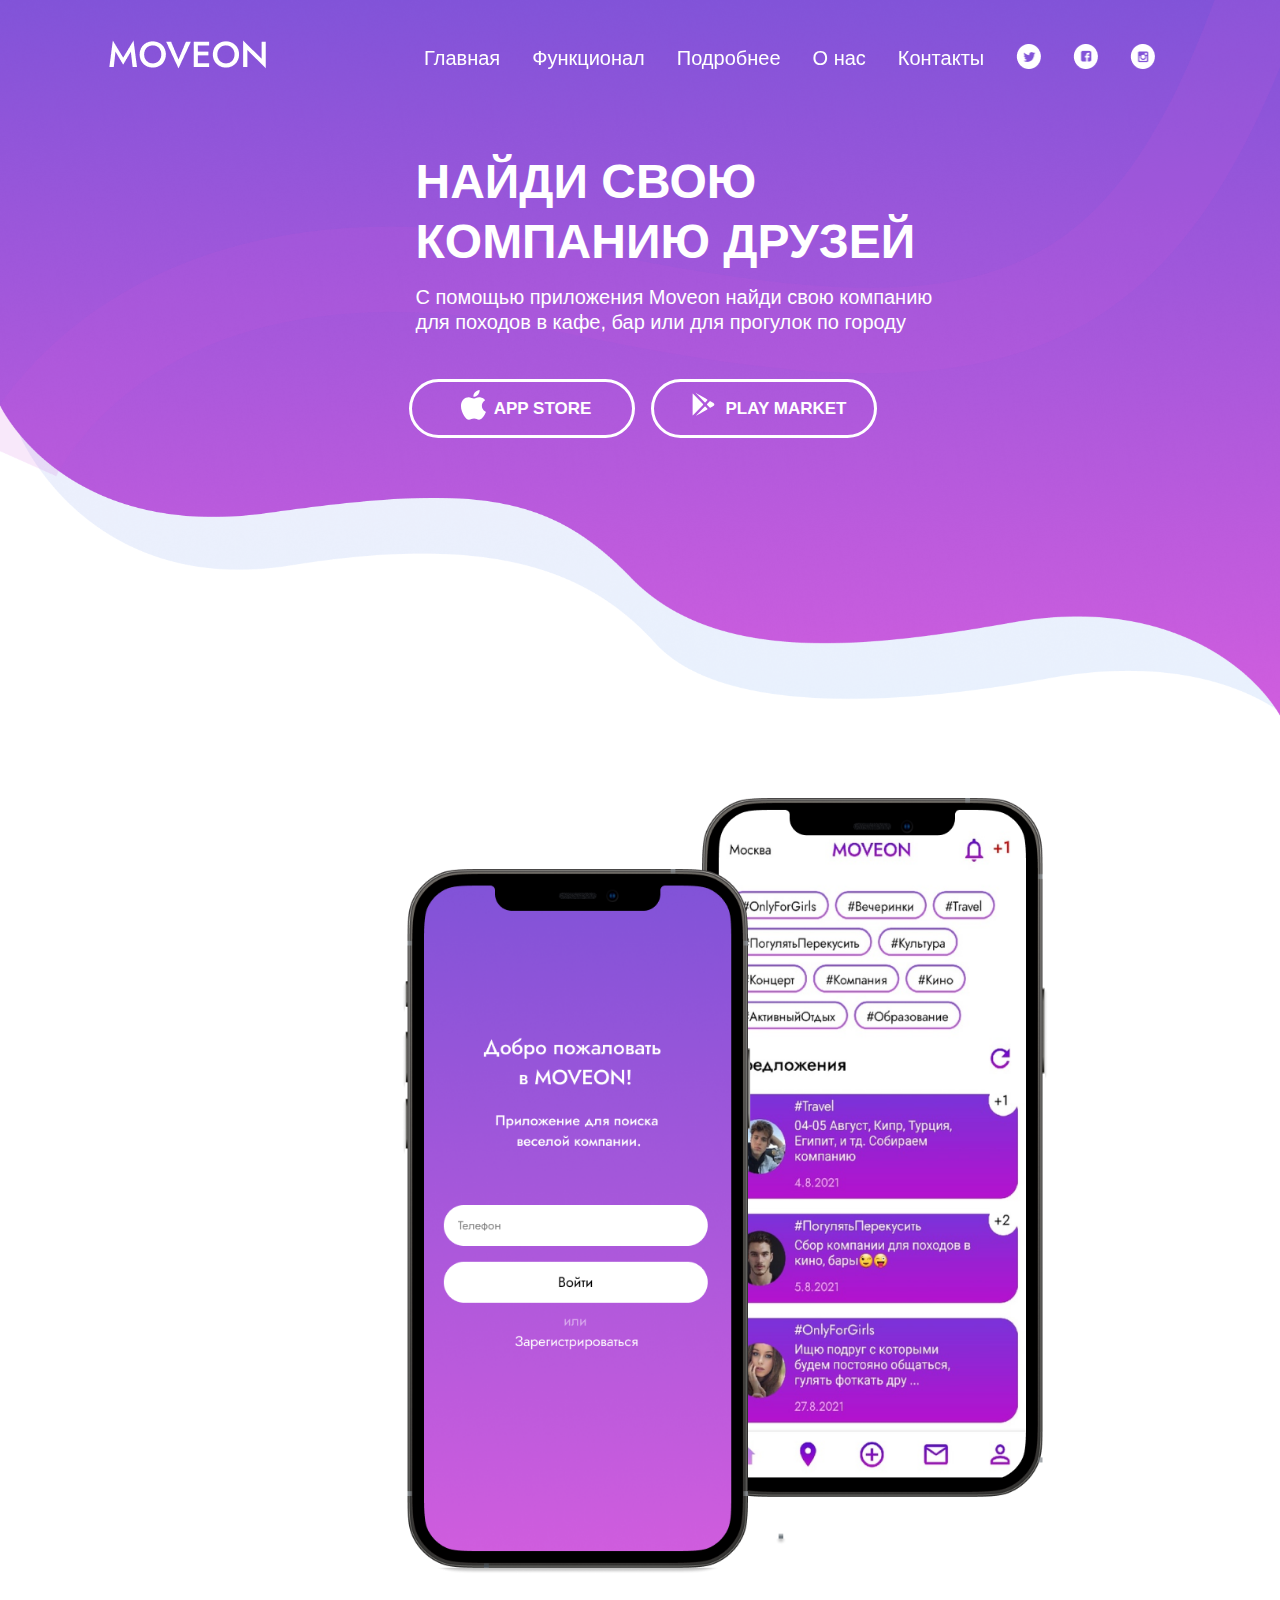
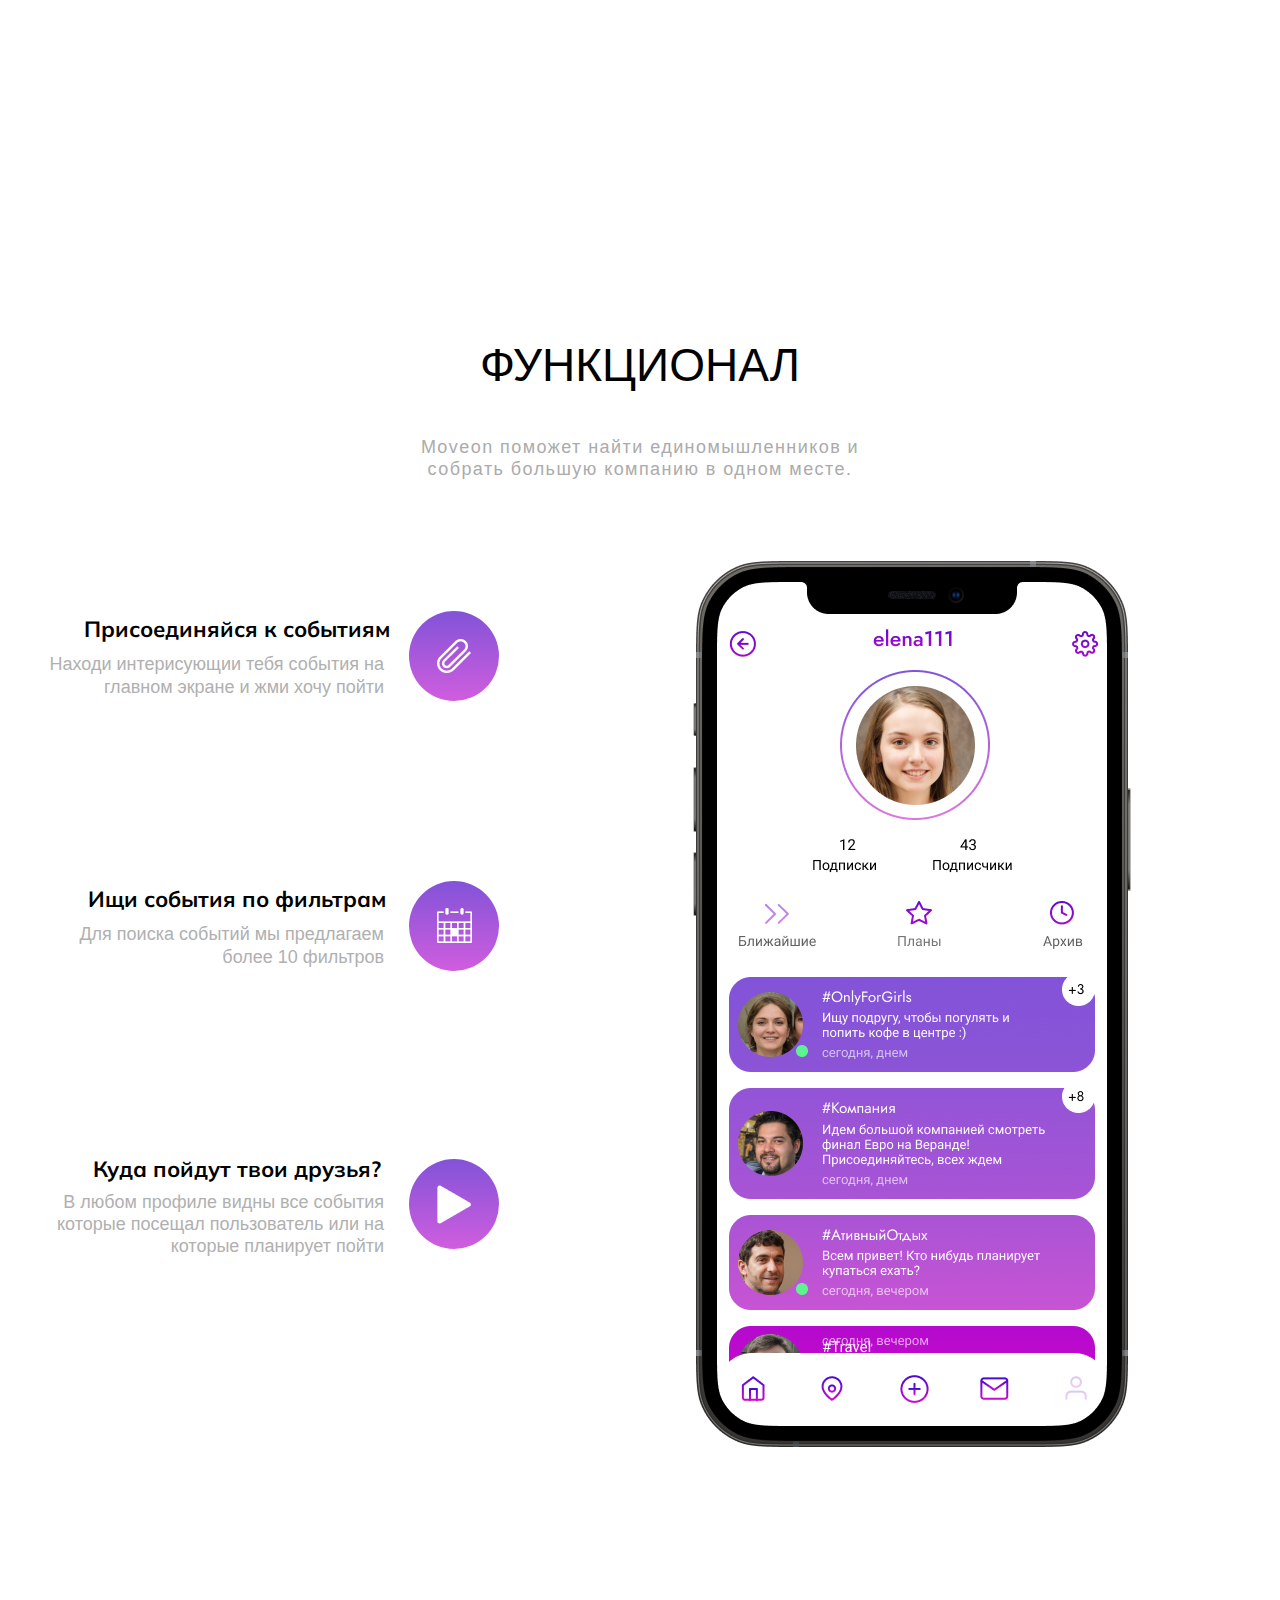
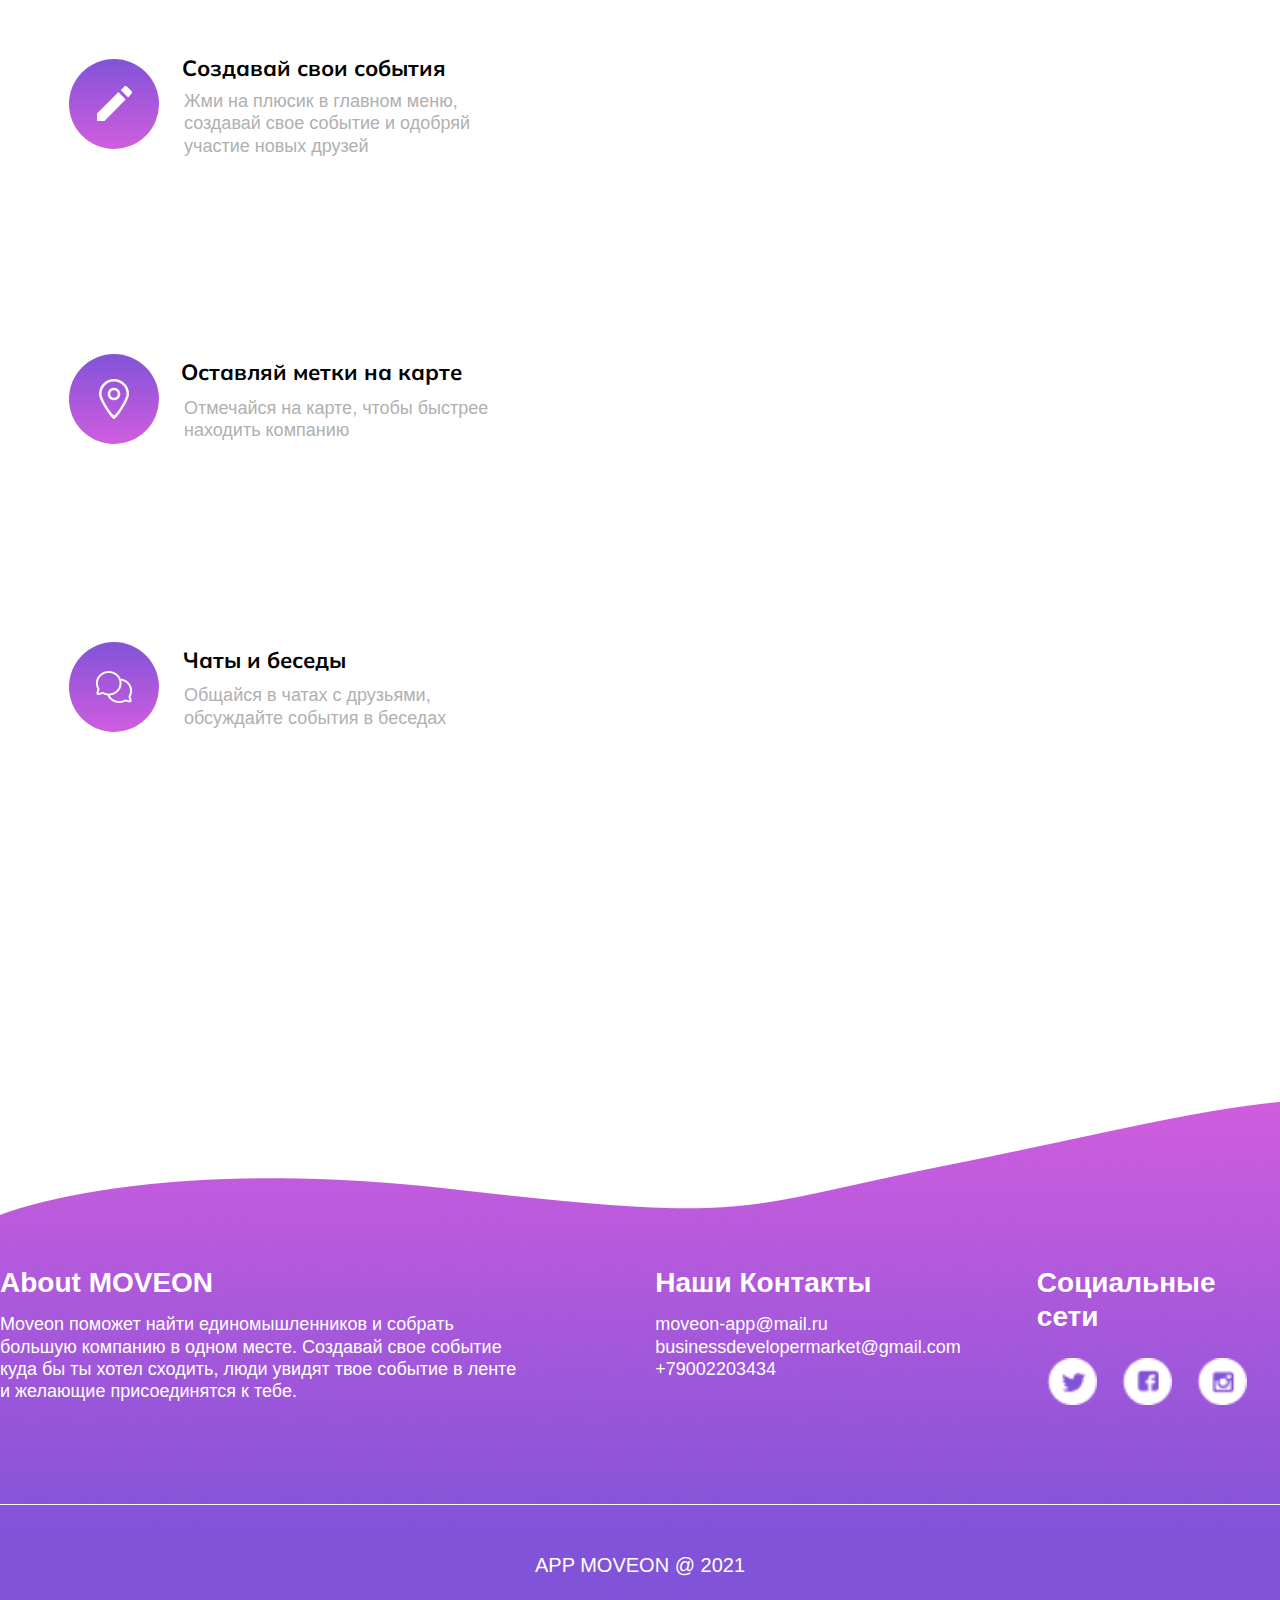
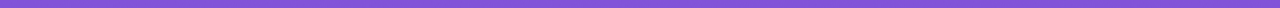
<file: MOVEON/index.html>
<!DOCTYPE html>
<html lang="en" dir="ltr">
  <head>
    <meta charset="utf-8">
    <meta http-equiv="X-UA-Compatible" content="ie=edge">
    <meta name="format-detection" content="telepho  ne=no">
<meta name="viewport" content="width=device-width" />

    <link href="style/landing-page.css" rel="stylesheet" type="text/css">

    <title></title>
  </head>
  <body >

          <div class="page-wrapper">
                  <header class="header">
                    <div class="container">
                      <a href="/" class="logo-link">
                        <img src="img/MOVEON.png" alt="">
                      </a>
                      <div class="temp">
                        <nav class="link-wrapper">
                          <a href="#" class="link">Главная</a>
                          <a href="#" class="link">Функционал</a>
                          <a href="#" class="link">Подробнее</a>
                          <a href="#" class="link">О нас</a>
                          <a href="#" class="link">Контакты</a>

                        </nav>
                        <div class="social">
                          <a href="#"><img src="img/twitter (1).png" alt=""></a>
                          <a href="#"><img src="img/facebook (1).png" alt=""></a>
                          <a href="#"><img src="img/instagramm (1).png" alt=""></a>

                        </div>
                      </div>




                    </div>

                  </header>
                  <main class="landing-page">
                    <section class="section-1">
                      <div class="container">

                        <div class="how-to">
                          <div class="col">
                            <h1>НАЙДИ СВОЮ КОМПАНИЮ ДРУЗЕЙ</h1>
                            <div class="text">
                              С помощью приложения Moveon найди свою компанию для походов в кафе, бар или для прогулок по городу
                            </div>
                            <div class="btns">
                              <a href="#" class="button"><img src="img/facebook.png" class="img1" alt="" ><img src="img/apple.svg" alt="" > <div class=""> APP STORE </div> </a>
                              <a href="#" class="button"> <img src="img/facebook.png" class="img1" alt="" ><img src="img/play.svg" alt=""> <div class=""> PLAY MARKET </div> </a>
                            </div>

                          </div >

                          <img class="photo-1" src="img/Group 113.png" alt="">

                          </div>
                  </div>

                    </section>

                    <section class="section-2">
                      <div class="container">
                        <h2>ФУНКЦИОНАЛ   </h2>
                        <div class="text">
                          Moveon поможет найти единомышленников и собрать большую компанию в одном месте.
                        </div>
                        <div class="how-to-do">
                                    <div class="col">

                                      <h3>Присоединяйся к событиям</h3>

                                        <div class="row1">
                                              <div class="item">
                                                Находи интерисующии тебя события на главном экране и жми хочу пойти
                                              </div>
                                              <div class="img-el">
                                                <img src="img/11.png" alt="">
                                              </div>

                                        </div>
                                          <h3>Ищи события по фильтрам </h3>
                                         <div class="row1">

                                                <div class="item">
                                                  Для поиска событий мы предлагаем более 10 фильтров
                                                </div>
                                                <div class="img-el">
                                                  <img src="img/2.png" alt="">

                                                </div>

                                          </div>
                                          <h3>Куда пойдут твои друзья?</h3>

                                          <div class="row1">
                                                  <div class="item">
                                                    В любом профиле видны все события которые посещал пользователь или на которые планирует пойти
                                                  </div>
                                                  <div class="img-el">
                                                    <img src="img/3.png" alt="">

                                                  </div>

                                            </div>

                                        </div>

                                        <div class="col">
                                        <img src="img/Graphite.png" alt="">
                                        </div>

                                        <div class="col">

                                          <h4 style="    margin-left: 60px;">Создавай свои события</h4>

                                                  <div class="row">

                                                    <div class="img-el">
                                                      <img src="img/4.png" alt="">
                                                    </div>

                                                        <div class="item">
                                                          Жми на плюсик в главном меню, создавай свое событие и одобряй участие новых друзей                                                        </div>


                                                  </div>
                                                    <h4>Оставляй метки на карте</h4>


                                                  <div class="row">
                                                    <div class="img-el">
                                                      <img src="img/5.png" alt="">
                                                    </div>
                                                        <div class="item">
                                                          Отмечайся на карте, чтобы быстрее находить компанию
                                                        </div>


                                                        </div>
                                                  <h4 style="margin-left: -40px;" >Чаты и беседы</h4>


                                                   <div class="row">
                                                     <div class="img-el">
                                                       <img src="img/6.png" alt="">

                                                     </div>
                                                    <div class="item">
                                                      Общайся в чатах с друзьями, обсуждайте события в беседах
                                                    </div>


                                              </div>
                                        </div>

                        </div>
                      </div>
                    </section>

                  </main>

                  <footer class="footer">
                    <div class="container">
                      <div class="last-block">
                          <div class="col3" style="width:517px;">
                            <h5>About MOVEON</h5>
                            <div class="value" style="width:518px;">
                              Moveon поможет найти единомышленников и собрать большую компанию в одном месте.
                                  Создавай свое событие куда бы ты хотел сходить, люди увидят твое событие в ленте и желающие присоединятся к тебе.
                            </div>
                          </div>

                          <div class="col3">
                            <h5>Наши Контакты</h5>
                            <div class="value">
                              moveon-app@mail.ru businessdevelopermarket@gmail.com +79002203434
                            </div>
                          </div>

                          <div class="col3">
                            <h5>Социальные сети</h5>
                            <div class="value">
                                <a href="#"><img src="img/twitter (1).png" alt=""></a>
                                <a href="#"><img src="img/facebook (1).png" alt=""></a>
                                <a href="#"><img src="img/instagramm (1).png" alt=""></a>
                            </div>

                          </div>

                      </div>
                      <div class="LAST">
                        APP MOVEON @ 2021
                      </div>
                    </div>
                  </footer>



          </div>
</div>


  </body>
</html>
</file>
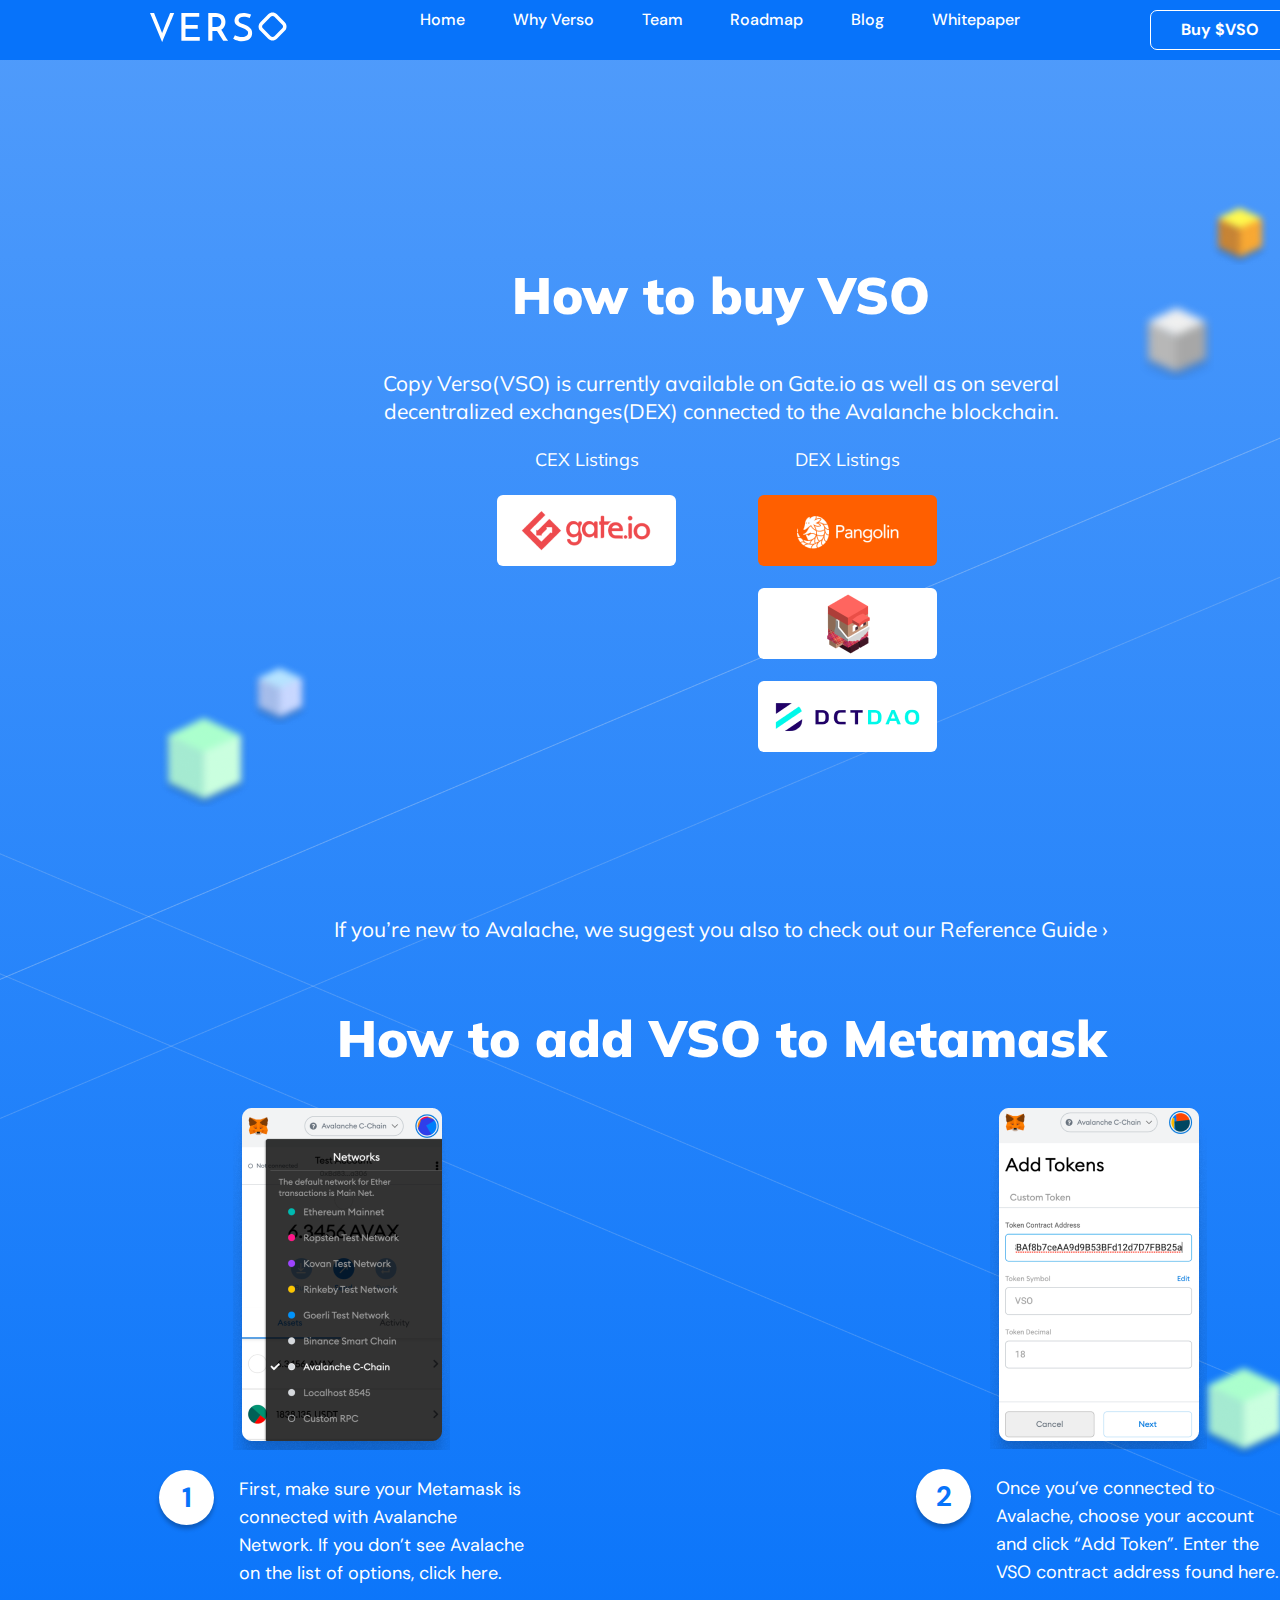
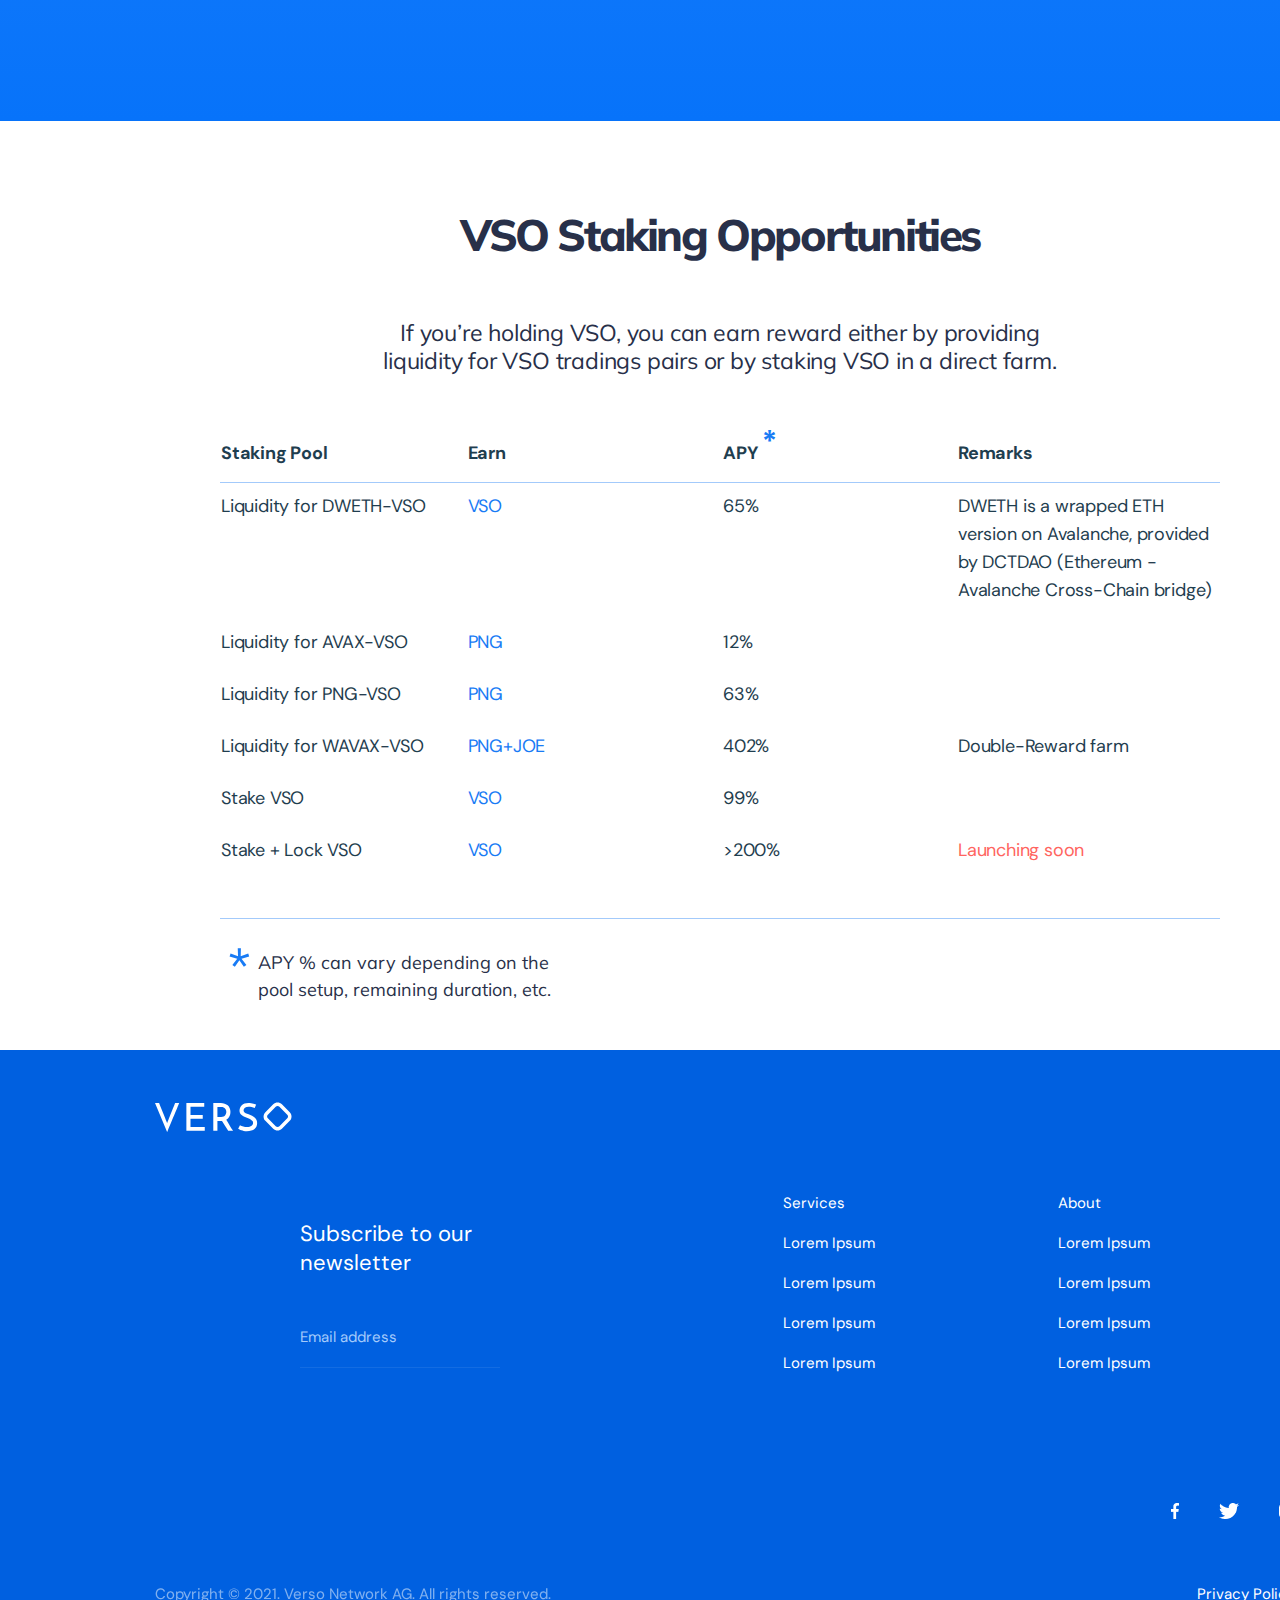
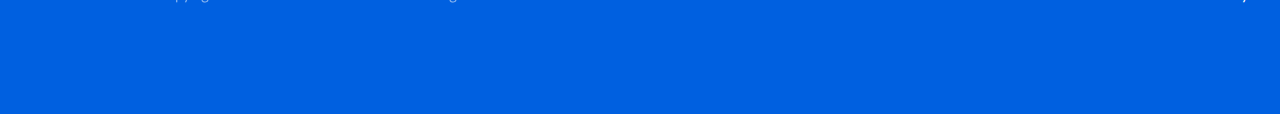
<file: VSO/index.html>
<!DOCTYPE html>
<html lang="en" dir="ltr">
  <head>
    <meta charset="utf-8">
    <title></title>
    <meta name="viewport" content="width=1440">
  	<meta http-equiv="X-UA-Compatible" content="ie=edge">
  	<meta name="format-detection" content="telephone=no">

  	<link rel="icon" type="image/x-icon" href="img/favicon.ico">
  	<title>VSO</title>
  	<meta name="description" content="VSO description">

    <link rel="stylesheet" href="style1.css">
  </head>
  <body>


    <header class="header">
			<div class="container">
				<a href="/" class="logo">
					<img src="img/logo.svg" alt="logo" class="logo-img">
				</a>
				<nav class="link-wrapper">
					<a href="#" class="link">Home</a>
					<a href="#" class="link">Why Verso</a>
					<a href="#" class="link">Team</a>
					<a href="#" class="link">Roadmap</a>
					<a href="#" class="link">Blog</a>
					<a href="#" class="link">Whitepaper</a>
				</nav>
				<a href="#" class="button">Buy $VSO</a>
			</div>
		</header>

    <main>

      <div class="How_to_Buy">
        <h1>How to buy VSO</h1>
        <p>Copy Verso(VSO) is currently available on <a href="#">Gate.io</a> as well as on several decentralized exchanges(DEX) connected to the Avalanche blockchain.</p>


        <div class="wrapper-list">
          <div class="listing-col">
            <div class="listing-title">CEX Listings</div>
            <div class="listing-elem">
              <img src="img/gateio.png" alt="">
            </div>
          </div>


          <div class="listing-col">
            <div class="listing-title">DEX Listings</div>

            <div class="listing-elem" style=" background-color:#FF5F00 ">
              <img src="img/pangolin.png" alt="">
            </div>
            <div class="listing-elem">
              <img src="img/pixel-man.png" alt="">
            </div>
            <div class="listing-elem" >
              <img src="img/dctdao.png" alt="">
            </div>
          </div>
            </div>

                <div class="description">
                  <p>If you’re new to Avalache, we suggest you also to check out our <a href="#">Reference Guide &#8250;  </a></p>


                </div>


                  <div class="How-to-add">
                    <h1 class="title_">How to add VSO to Metamask</h1>

                    <div class="wrapper-list_">

                      <div class="listing-col_" style="position:absolute;
                                                      left:159px;"   >
                          <img src="img/step-1.png" alt="">

                        <div class="listing-title_">
                          <div class="description-number">1</div>

                          First, make sure your Metamask
                          is connected with Avalanche Network.
                           If you don’t see Avalache on the list of options, <a href="#">click here</a>.
                        </div>

                      </div>


                      <div class="listing-col_" style="position:absolute;
                                                      right:159px;" >
                          <img src="img/step-2.png" alt="">
                        <div class="listing-title_">
                          <div class="description-number">2</div>

                          Once you’ve connected to Avalache,
                          choose your account and click “Add Token”.
                           Enter the VSO contract address found <a href="#">here</a>.
                        </div>

                      </div>
                        </div>

                  </div>





</div>
<section class="section-2">

  <div class="container">
<h3>VSO Staking Opportunities</h3>

<div class="title">
  If you’re holding VSO, you can earn reward either by providing liquidity for VSO tradings pairs or by staking VSO in a direct farm.
</div>

      <table>
        <thead>
          <tr>
            <th>Staking Pool</th>
            <th>Earn</th>
            <th class="star-wrapper">APY <div class="star">*</div> </th>
            <th>Remarks</th>

          </tr>
        </thead>
        <tbody>
          <tr>
            <td>Liquidity for DWETH-VSO</td>
            <td class="blue">VSO</td>
            <td>65%</td>
            <td>DWETH is a wrapped ETH version on Avalanche, provided by DCTDAO (Ethereum - Avalanche Cross-Chain bridge)</td>
          </tr>
          <tr>
            <td>Liquidity for AVAX-VSO</td>
            <td class="blue">PNG</td>
            <td>12%</td>
            <td></td>
          </tr>
          <tr>
            <td>Liquidity for PNG-VSO</td>
            <td class="blue">PNG</td>
            <td>63%</td>
            <td></td>
          </tr>
          <tr>
            <td>Liquidity for WAVAX-VSO</td>
            <td class="blue">PNG+JOE</td>
            <td>402%</td>
            <td>Double-Reward farm</td>
          </tr>
          <tr>
            <td>Stake VSO</td>
            <td class="blue">VSO</td>
            <td>99%</td>
            <td></td>
          </tr>
          <tr>
            <td>Stake + Lock VSO</td>
            <td  colspan=""class="blue">VSO</td>
            <td>>200%</td>
            <td class="orange">Launching soon</td>
          </tr>
        </tbody>
      </table>
        <div class="tb-desc">
          <div class="star">
            *
          </div>
          APY % can vary depending on the pool setup, remaining duration, etc.
        </div>
  </div>
</section>
    </main>

    <footer class="footer">
			<div class="container">
				<a href="/" class="logo-link">
					<img src="img/logo.svg" alt="footer-logo" class="logo-img">
				</a>
				<div class="main-block">
					<div class="email-wrapper">
						<div class="email-label">Subscribe to&nbsp;our newsletter</div>
						<input type="text" class="email-input" placeholder="Email address">
					</div>

					<div class="links-wrapper">
						<a href="#" class="link">Services</a>
						<a href="#" class="link">Lorem Ipsum</a>
						<a href="#" class="link">Lorem Ipsum</a>
						<a href="#" class="link">Lorem Ipsum</a>
						<a href="#" class="link">Lorem Ipsum</a>
					</div>
					<div class="links-wrapper">
						<a href="#" class="link">About</a>
						<a href="#" class="link">Lorem Ipsum</a>
						<a href="#" class="link">Lorem Ipsum</a>
						<a href="#" class="link">Lorem Ipsum</a>
						<a href="#" class="link">Lorem Ipsum</a>
					</div>
				</div>
				<div class="social-wrapper">
					<img src="img/facebook.png" class="social-img">
					<img src="img/twitter.png" class="social-img">
					<img src="img/instagram.png" class="social-img">
				</div>
				<div class="copyright-block">
					<div class="copyright-block-item opacity">Copyright &copy;&nbsp;2021. Verso Network AG. All rights reserved.</div>
					<div class="copyright-block-item">Privacy Policy</div>
				</div>
			</div>
		</footer>




  </body>
</html>
</file>
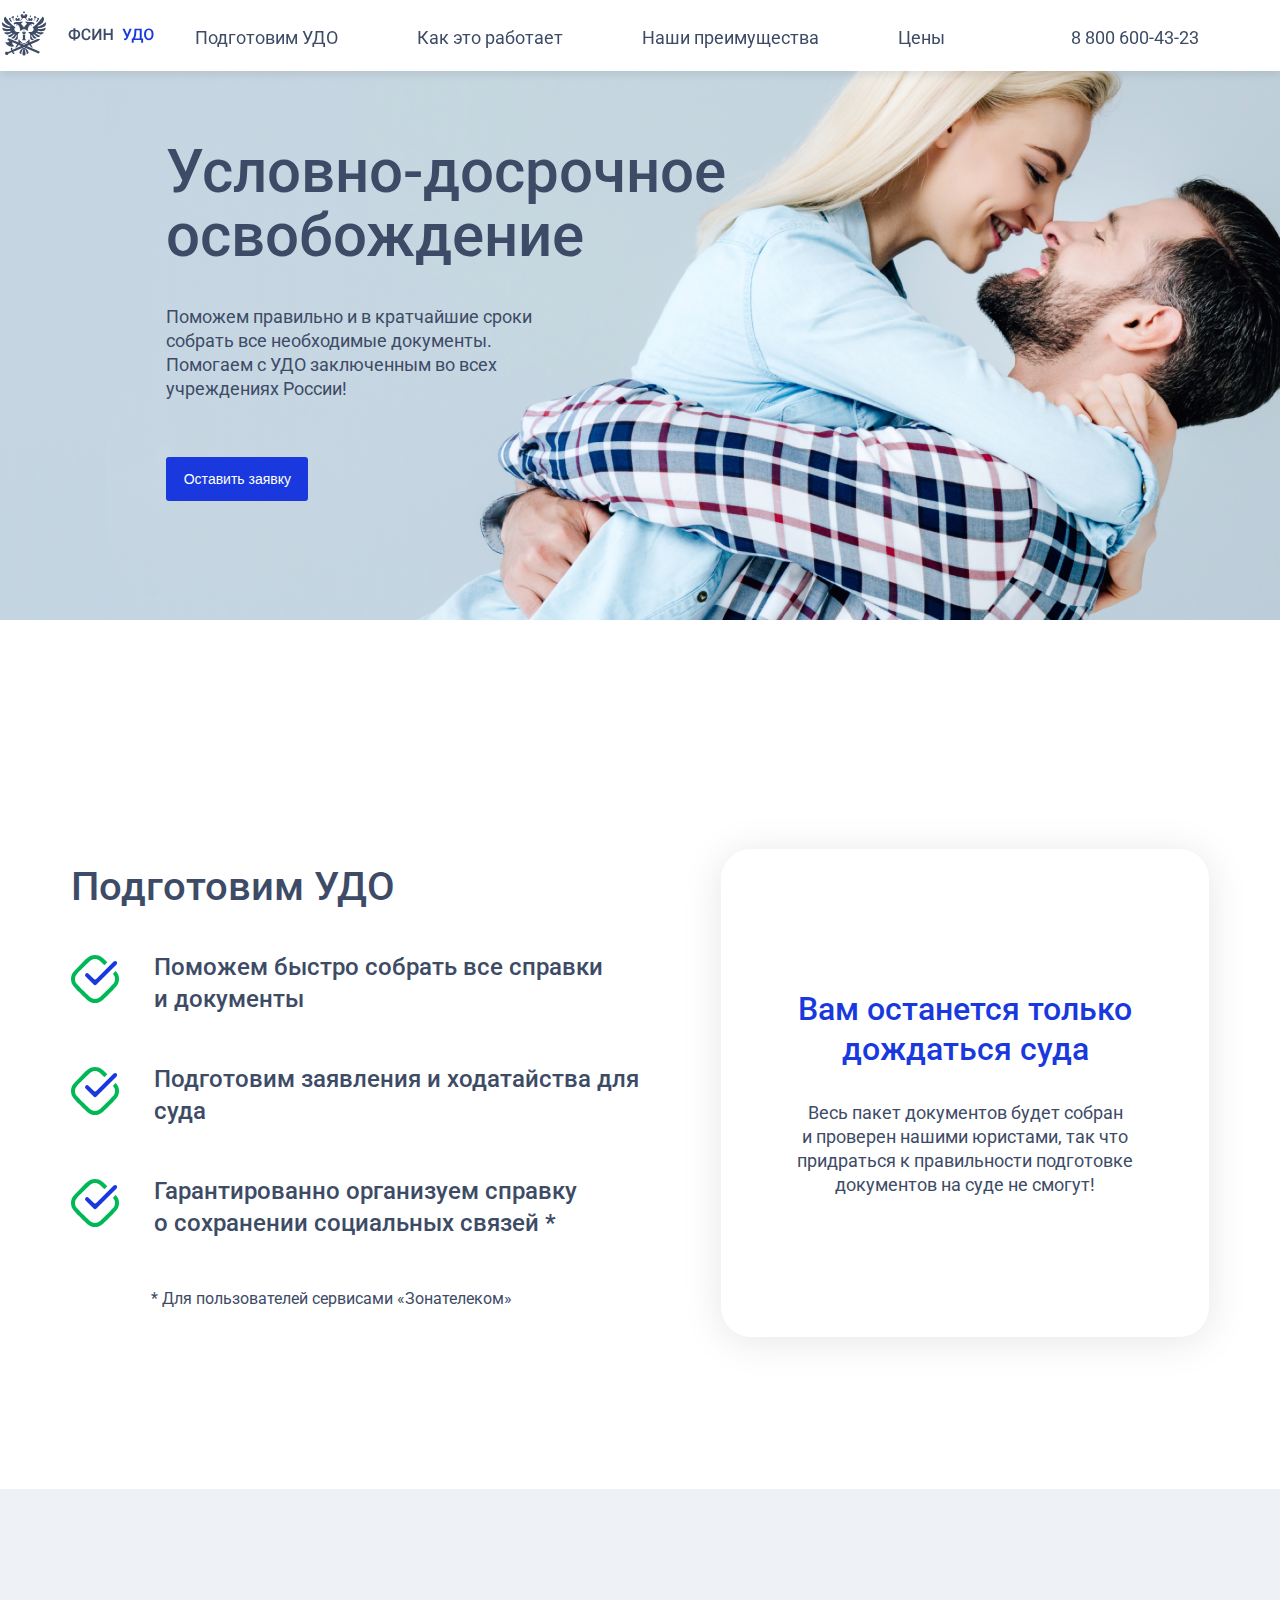
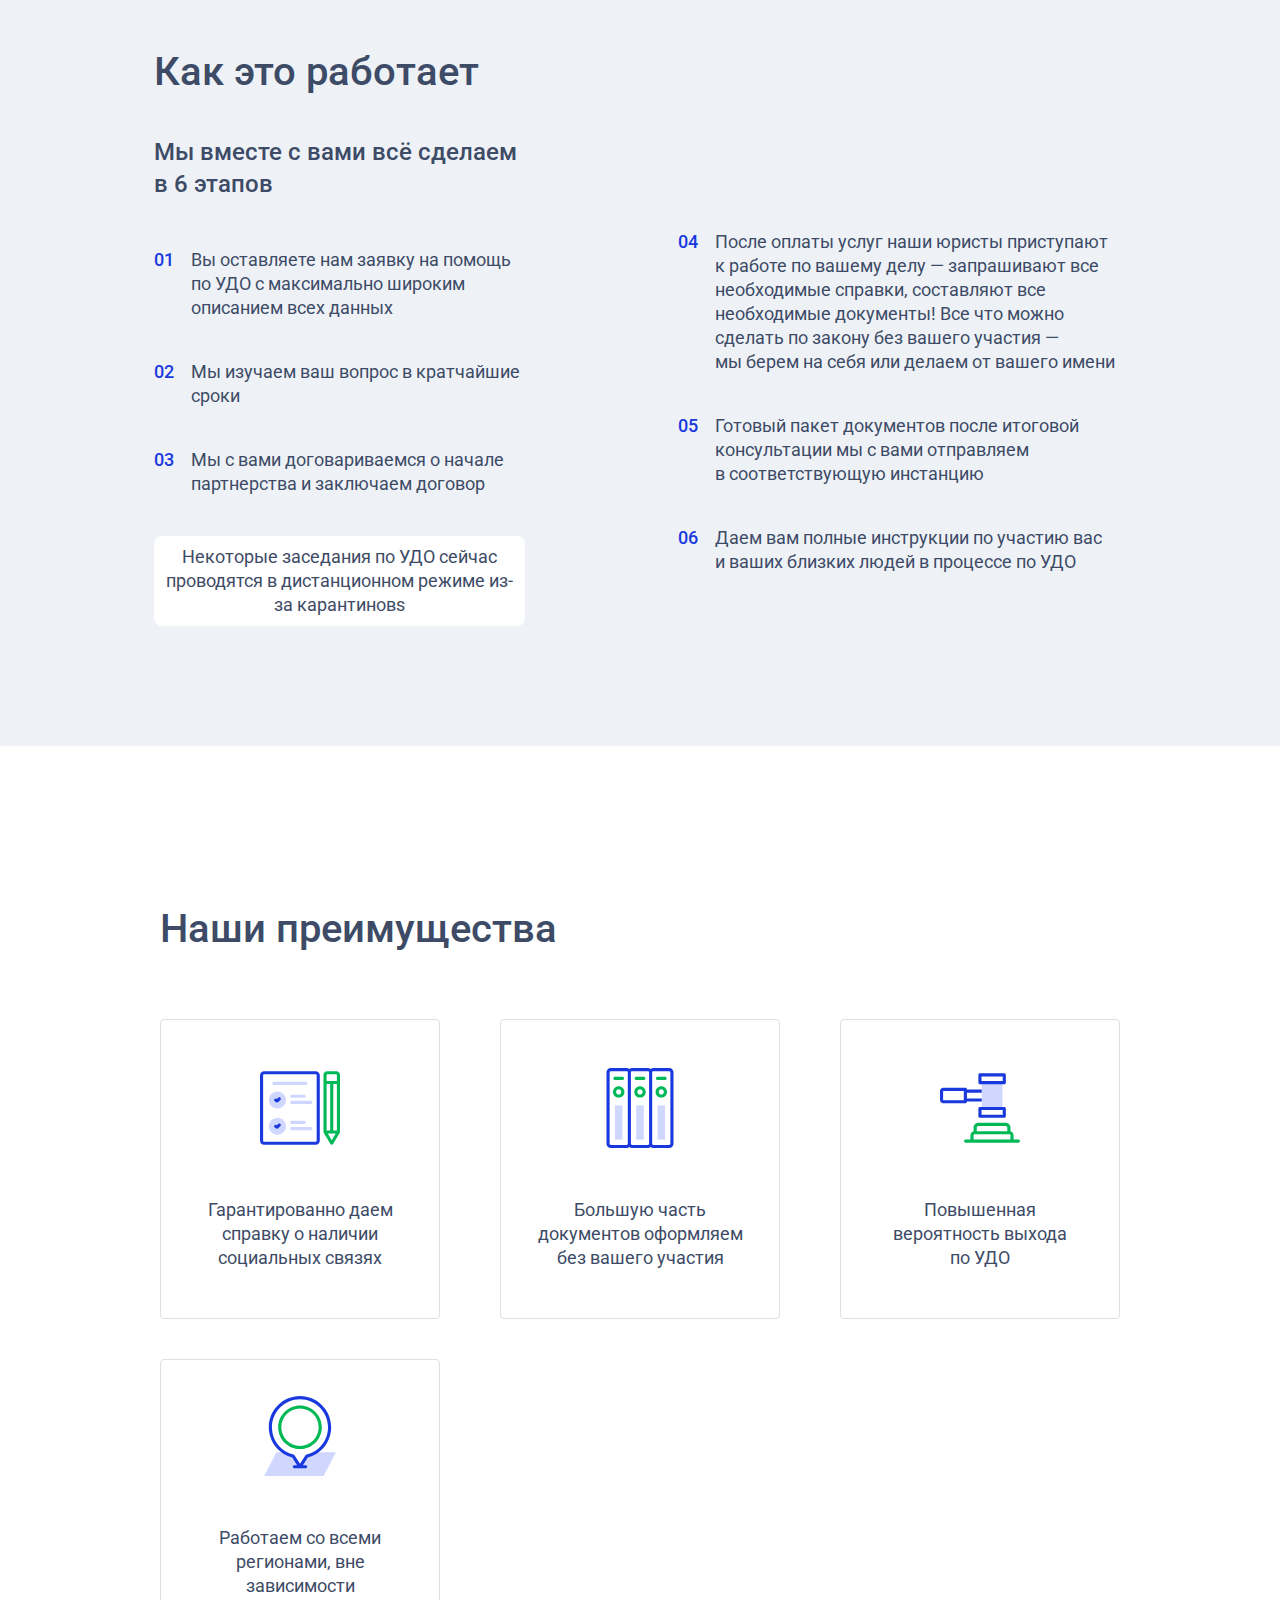
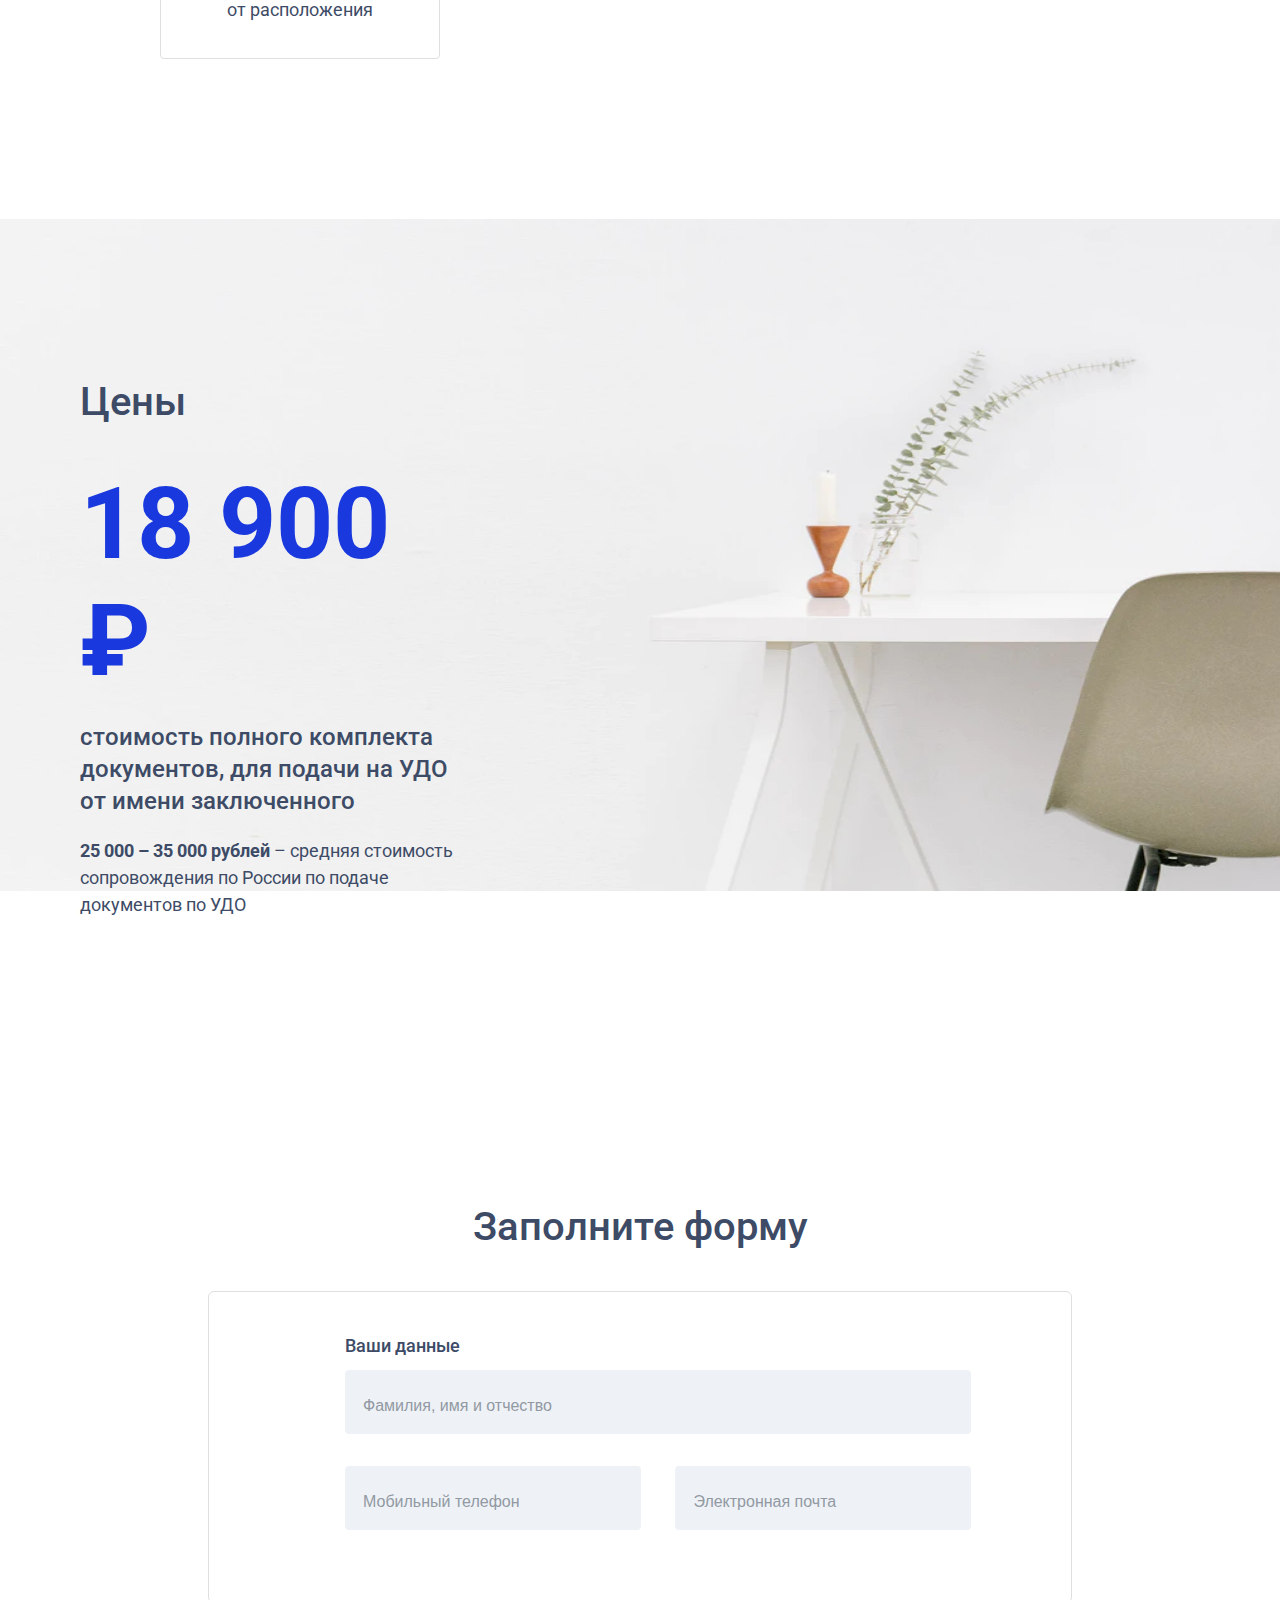
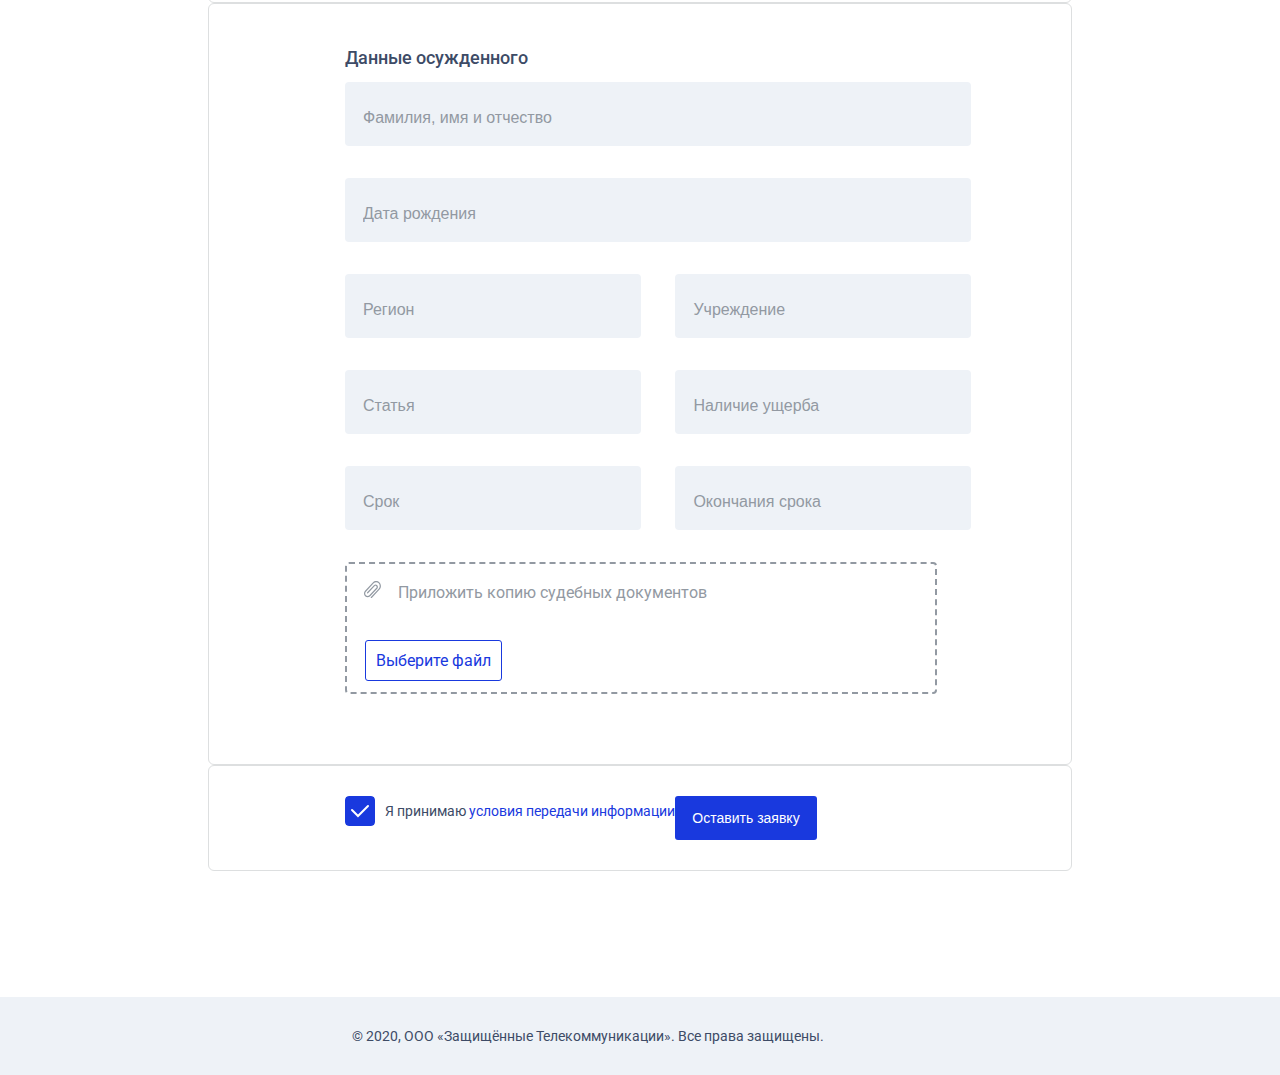
<file: ФСИН/index.html>
<!DOCTYPE html>
<html lang="en" dir="ltr">
  <head>
    <meta charset="utf-8">
    <meta charset="utf-8">
    <meta http-equiv="X-UA-Compatible" content="ie=edge">
    <meta name="format-detection" content="telepho  ne=no">
<meta name="viewport" content="width=device-width" />

    <link href="style/landing-page.css" rel="stylesheet" type="text/css">

    <title></title>
  </head>
  <body>
    <div class="page-wrapper">
      <header class="header">
        <div class="container">
          <a href="D:\Программирование\wEB\New\Main\index.html" class="logo-link">
            <img src="img/Fsin.svg" alt="">
          </a>
          <div class="temp">
                    <nav class="link-wrapper">
                                  <a href="#" class="link">Подготовим УДО </a>
                                  <a href="#" class="link">Как это работает</a>
                                  <a href="#" class="link">Наши преимущества</a>
                                  <a href="#" class="link">Цены</a>

                    </nav>      


        </div>
        <div class="num">
          <a href="#" class="number">8 800 600-43-23</a>
        </div>

        <a href="/" class="secr">
          <img src="img/Frame 99.svg" alt="">
        </a>
          </div>
      </header>

      <main class="landing-page">
        <section class="section-1">
          <div class="container">

              <div class="sec-1">
                <h1>Условно-досрочное освобождение</h1>
                <div class="text-1">
                  Поможем правильно и в кратчайшие сроки собрать все необходимые документы. Помогаем с УДО заключенным во всех учреждениях России!
                </div>
                <a href="D:\Программирование\wEB\New\Main\index.html" class="button">Оставить заявку</a>
              </div>
              <div class="sec-2">

              </div>
          </div>
        </section>


        <section class="section-2">
          <div class="container">

            <div class="sec-2">
              <div class="min-sec1">
                <h2>Подготовим УДО</h2>
                <div class="text-2">
                  <div class="photo"><img src="img/check.svg" alt=""></div>Поможем быстро собрать все справки и документы
                </div>
                <div class="text-2">
                    <div class="photo"><img src="img/check.svg" alt=""></div>Подготовим заявления и ходатайства для суда
                </div>
                <div class="text-2">
                    <div class="photo"><img src="img/check.svg" alt=""></div>Гарантированно организуем справку о сохранении социальных связей *
                </div>
                <div class="min-text">
                  * Для пользователей сервисами «Зонателеком»
                </div>
            </div>

            <div class="min-sec2">
              <div class="block2">
                <div class="title">
                  Вам останется только дождаться суда
                </div>
                <div class="text-1">
                  Весь пакет документов будет собран и проверен нашими юристами, так что придраться к правильности подготовке документов на суде не смогут!
                </div>
              </div>
            </div>
                </div>
              </div>
        </section>

        <section class="section-3">
          <div class="container">
            <div class="block">
              <h2>Как это работает</h2>
              <div class="text-2">
                Мы вместе с вами всё сделаем в 6 этапов
              </div>
              <div class="text-3">    <div class="blue">01</div> Вы оставляете нам заявку на помощь по УДО с максимально широким описанием всех данных </div>
              <div class="text-3"> <div class="blue">02</div>Мы изучаем ваш вопрос в кратчайшие сроки </div>
              <div class="text-3"> <div class="blue">03</div>Мы с вами договариваемся о начале партнерства и заключаем договор </div>
              <div class="n-block">Некоторые заседания по УДО сейчас проводятся в дистанционном режиме из-за карантиновs  </div>


            </div>
            <div class="block1">

              <div class="text-3"><div class="blue">04</div> После оплаты услуг наши юристы приступают к работе по вашему делу — запрашивают все необходимые справки, составляют все необходимые документы!
                                                                                                                                                        Все что можно сделать по закону без вашего участия — мы берем на себя или делаем от вашего имени </div>
              <div class="text-3"><div class="blue">05</div> Готовый пакет документов после итоговой консультации мы с вами отправляем в соответствующую инстанцию </div>
              <div class="text-3"><div class="blue">06</div>Даем вам полные инструкции по участию вас и ваших близких людей в процессе по УДО  </div>
              <div class="n-block1">Некоторые заседания по УДО сейчас проводятся в дистанционном режиме из-за карантиновs  </div>

            </div>



          </div>

        </section>


        <section class="section-4">
          <div class="container">

            <div class="sec-4">
              <h2>Наши преимущества</h2>

              <div class="card">
                <div class="block"><div class="photo"><img src="img/to-do-list 1.svg" alt=""></div>  Гарантированно даем справку о наличии социальных связях</div>
                <div class="block"><div class="photo"><img src="img/folder 1.svg" alt=""></div>  Большую часть документов оформляем без вашего участия</div>
                <div class="block"> <div class="photo"><img src="img/auction 1.svg" alt=""></div> Повышенная вероятность выхода по УДО</div>
                <div class="block"> <div class="photo"><img src="img/location 1.svg" alt=""></div> Работаем со всеми регионами, вне зависимости от расположения</div>

              </div>


            </div>
          </div>

        </section>


        <section class="section-5">
          <div class="container">
            <div class="sec-5">
              <h2>Цены</h2>
              <div class="text-1">
                18 900 ₽
              </div>
              <div class="text-5">
                стоимость полного комплекта документов, для подачи на УДО от имени заключенного
              </div>
              <div class="mintext-5">
              <b>25 000 – 35 000 рублей </b>– средняя стоимость сопровождения по России по подаче документов по УДО
              </div>
            </div>
            <div class="d1"></div>

          </div>

        </section>

        <section class="section-6">
          <div class="container">
          <h2>Заполните форму</h2>
          <div class="how-to">
            <form class="body" action="index.html" method="post">
              <div class="block">
                <div class="text-6">Ваши данные  </div>
                    <div class="input1">
                      <input type="text" name="" value=""class="input" placeholder="Фамилия, имя и&nbsp;отчество">

                    </div>
                <div class="block-2">
                  <div class="minblock1">
                    <input type="text" name="" value=""class="input"placeholder="Мобильный телефон">

                  </div>
                  <div class="minblock1">
                    <input type="text" name="" value=""class="input" placeholder="Электронная почта">

                  </div>
                </div>
              </div>

              <div class="block">
                <div class="text-6"> Данные осужденного </div>

                <input type="text" name="" value="" class="input" placeholder="Фамилия, имя и отчество">
                <input type="text" name="" value=""class="input" placeholder="Дата рождения">
                <div class="block-3">
                  <div class="minblock">
                    <input type="text" name="" value=""class="input" placeholder="Регион">
                    <input type="text" name="" value=""class="input"placeholder="Статья">
                    <input type="text" name="" value=""class="input"placeholder="Срок">

                  </div>
                  <div class="minblock">
                    <input type="text" name="" value=""class="input"placeholder="Учреждение">
                    <input type="text" name="" value=""class="input"placeholder="Наличие ущерба">
                    <input type="text" name="" value=""class="input"placeholder="Окончания срока">

                  </div>
                </div>
                <div class="filed">
                      <label for="file">
                        <div class="text-1"> <div class=""><img src="img/Frame (1).svg" alt="">  </div>Приложить копию судебных документов </div>
                        <input type="file" name=""  id="file" value=""placeholder="" class="input-file">
                        <a href="#" class="button1">Выберите файл</a>


                      </label>
                </div>

              </div>
              <div class="block">
                <div class="checkbox">

  								<input id="form-agreement" checked type="checkbox" name="agreement" class="checkbox-input _req">
  								<label for="form-agreement" class="checkbox-label">

  									<span>Я принимаю <a href="#">условия передачи информации</a></span>
  								</label>


                <a href="D:\Программирование\wEB\New\Main\index.html" class="button">Оставить заявку</a>
                 </div>
              </div>
            </form>
          </div>


          </div>

        </section>

      </main>

      <footer class="footer">
        <div class="LAST">
          © 2020, ООО «Защищённые Телекоммуникации». Все права защищены.
        </div>
      </footer>



    </div>
  </body>
</html>
</file>
<file: MOVEON/style/landing-page.css>
@import "container.css";
@import "button.css";
@import "header.css";
@import "footer.css";
@import "sections.css";

.landing-page {
    flex: 1 1 auto;
}
</file>
<file: VSO/style1.css>
@import url('https://fonts.googleapis.com/css2?family=DM+Sans:ital,wght@0,400;0,500;0,700;1,400;1,500;1,700&display=swap');
	@import url('https://fonts.googleapis.com/css2?family=DM+Sans:ital,wght@0,400;0,500;0,700;1,400;1,500;1,700&family=Mulish:ital,wght@0,200;0,300;0,400;0,500;0,600;0,700;0,800;0,900;1,200;1,300;1,400;1,500;1,600;1,700;1,800;1,900&display=swap');

	body{
		box-sizing: border-box;
		display: flex;
		position: relative;
		width: 1440px;
		max-width: 1440px;
		min-width: 1440px;
		height: 100%;
		flex-direction: column;
		overflow: auto;
		margin: 0 auto;
		font-family: 'Mulish', sans-serif;
		font-size: 18px;
		line-height: 1.5;
		color: #FFFFFF;
	}
	.header {
		font-family: 'DM Sans', sans-serif;
		display: flex;
		position: absolute;
		justify-content: space-between;
		align-items: center;
		width: 100%;
		max-width: 1440px;
		height: 60px;
		z-index: 10;
	    background: #0773FA;
	}
	.header .container {
		display: flex;
		justify-content: space-between;
		align-items: center;
	}
	.header .container .link-wrapper {
		display: flex;
		width: 100%;
		max-width: 600px;
		justify-content: space-between;
		align-items: center;
	}
	.header .container .link-wrapper .link {
		font-size: 16px;
		line-height: 28px;
		font-weight: 500;
	}
	.container {
	    display: flex;
	    width: 1140px;
	    max-width: 1140px;
	    min-width: 1140px;
	    margin: 0 auto;
	}
	a {
	    color: #FFFFFF;
	    outline: none;
	    text-decoration: none;
	    transition: all 0.3s linear;
	}
	a:hover {
	    color: #033573;
	}

	.button {
	    font-family: 'DM Sans', sans-serif;
	    display: inline-block;
	    font-size: 16px;
	    line-height: 28px;
	    font-weight: 700;
	    color: #FFFFFF;
	    text-decoration: none;
	    user-select: none;
	    padding: 5px 30px;
	    outline: none;
	    border-radius: 7px;
	    background: transparent;
	    border: 1px solid #FFFFFF;
	    transition: all 0.3s linear;
	}
	.button:hover {
	    color: #0060E0;
	    background: #FFFFFF;
	}
	main{
	display: flex;
	flex-direction: column;
	width: 100%;

	}

.How_to_Buy{
	text-align: center;
	padding: 221px 324px 613px 326px;
	background:
	url("./img/background/box-yellow.png") 1210px 200px/auto auto no-repeat,
	url("./img/background/box-grey.svg") 1140px 300px/auto auto no-repeat,
	url("./img/background/box-purle.png") 250px 660px/auto auto no-repeat,
	url("./img/background/box-green.png") 160px 710px/auto auto no-repeat,
	url("./img/background/box-pink.png") 1135px 1295px/auto auto no-repeat,
	url("./img/background/box-green.png") 1200px 1360px/auto auto no-repeat,
	url("./img/background/Line 14.png") -39px 324px/auto auto no-repeat ,
	url("./img/background/Line 15.png") -8px 450px/auto auto no-repeat ,

	url("./img/background/line.png") -8px 850px/auto auto no-repeat ,
	url("./img/background/line.png") -8px 970px/auto auto no-repeat ,

	linear-gradient(0.5turn, #519CFB, #0773FA);
	}

	main .How_to_Buy h1{
		font-family: Mulish;
		font-style: normal;
		font-weight: 900;
		font-size: 51px;
		line-height: 80px;
		background-image: image();
	}

	main .How_to_Buy p{
		font-family: Mulish;
	font-style: normal;
	font-weight: normal;
	font-size: 21px;
	line-height: 28px;
	}

   .wrapper-list  {
		 width: 700px;
	display: flex;
	flex-direction: row;
	justify-content: center;
	}
	.listing-title{
		margin-bottom: 22px;


	}
	.listing-col{
		display: flex;
		flex-direction: column;
		align-self: flex-start;
	margin-left: 82px;


	}
	 .listing-elem {
		 display: flex;
		 align-items: center;
		 justify-content: center;
		width: 179px;
		height: 71px;
		overflow: hidden;
		background: #FFFFFF;
		border-radius: 6px;
		margin-bottom: 22px;
	}

	.description{
margin-top: 141px;


	}
	.title_{
		font-size: 44px;
    line-height: 80px;
    font-weight: 800;
    text-align: center;
    margin-bottom: 30px;
	}
 .wrapper-list_  {
	 display: flex;
 	width: 100%;
 	max-width: 900px;
 	justify-content: space-between;
 	align-items: start;

}

.listing-title_{
	font-family: 'DM Sans', sans-serif;
  position: relative;
  max-width: 285px;
  font-size: 18px;
  line-height: 28px;
  padding-left: 80px;
	text-align: left;
}

.listing-col_ img{
	margin-bottom: 25px;
}

.listing-col_{
	display: flex;
	flex-direction: column;
	align-items: center;
	justify-content: space-around	;

}

.description-number{
	display: flex;
	position: absolute;
	height: 55px;
	width: 55px;
	top: -5px;
	left: 0;
	justify-content: center;
	align-items: center;
	color: #0773FA;
	font-weight: bold;
	font-size: 28px;
	background-color: #FFFFFF;
	border-radius: 50%;
	box-shadow: 0px 4px 4px rgba(0, 0, 0, 0.25);
}
.How-to-add{
	display: flex;
	width: 100%;
	flex-direction: column;
	justify-content: center;
	align-items: center;
}
.section-2 {
    display: flex;
    width: 100%;
    color: #283049;
    padding: 30px 0 75px;
		background: white;
}
.section-2 .container {
    flex-direction: column;
    align-items: center;
    justify-content: center;
}
h3{

	font-family: Mulish;
font-style: normal;
font-weight: 800;
font-size: 44px;
line-height: 80px;
text-align: center;
letter-spacing: -2.4px;
}

.section-2 .container .title {
	width: 689px;
	height: 56px;
	margin-bottom: 55px;
	font-family: Mulish;
	font-style: normal;
	font-weight: normal;
	font-size: 23px;
	line-height: 28px;
	text-align: center;
	letter-spacing: -0.2px;

}

table th{
	font-family: DM Sans;
font-style: normal;
font-weight: bold;
font-size: 18px;
line-height: 28px;
letter-spacing: -0.2px;
color: #1F3E4F;
border-bottom: 1px solid #a3cafb;
  padding-bottom: 15px;
}

.star{
	position: absolute;
	font-size: 30px;
  color: #187BF5;
	top: -10px;
   left: 40px;
}
.star-wrapper,.tb-desc{
	position: relative;
}
table td ,th{
font-family: DM Sans;
font-style: normal;
font-weight: normal;
font-size: 18px;
line-height: 28px;
letter-spacing: -0.2px;
color: #1F3E4F;

width: 1%;
max-width: 25%;
vertical-align: top;
padding-bottom: 15px;
}
.blue{
color:#187BF5;
}
table{
	width: 1000px;
	font-size: 18px;
	line-height: 28px;
	text-align: left;
	border-spacing: 0 8px;
	padding-bottom: 31px;
	border-bottom: 1px solid #a3cafb;

}
.orange{
color:#FF655F;
}
.tb-desc{
width: 315px;
height: 56px;
position: relative;
left: -305px;
top:30px;
}
.tb-desc .star{
	position: absolute;
	font-size: 50px;
	color: #187BF5;
	top: -20px;
	 left: -30px;
}

footer {
    font-family: 'DM Sans', sans-serif;
    display: flex;
    width: 1140px;
    align-items: center;
    justify-content: center;
    padding: 50px 155px 110px;
    background: #0060E0;
}
footer .container {
    display: flex;
    flex-direction: column;
    align-items: center;
    justify-content: center;
}
 .logo-link {
    align-self: start;
    margin-bottom: 52px;
}
 .main-block {
    display: flex;
    width: 100%;
    max-width: 850px;
    align-items: center;
    justify-content: space-between;
    margin-bottom: 110px;
}

 .email-wrapper {
    display: flex;
    flex-direction: column;
    padding-right: 100px;
}
   .email-label {
    max-width: 200px;
    font-size: 22px;
    line-height: 29px;
    margin-bottom: 30px;
}
 .email-input {
    font-family: 'DM Sans', sans-serif;
    font-size: 15px;
    line-height: 20px;
    color: #FFFFFF;
    background: transparent;
    padding: 20px 0;
		border: none;
    border-bottom: 1px solid #136CE2;
		outline: none;
}
.email-input::placeholder {
    font-family: 'DM Sans', sans-serif;
    color: #a3cafb;
}
 .links-wrapper {
    display: flex;
    flex-direction: column;
}
 .link {
    font-size: 15px;
    line-height: 20px;
    margin-bottom: 20px;
}
.social-wrapper {
    display: flex;
    align-self: flex-end;
    margin-bottom: 65px;
}
.social-img:not(:last-child) {
    margin-right: 40px;
}
 .copyright-block {
    display: flex;
    width: 100%;
    align-items: center;
    justify-content: space-between;
}
.copyright-block-item {
    font-size: 15px;
    line-height: 20px;
}
.copyright-block-item.opacity {
    opacity: 0.5;
}
</file>
<file: ФСИН/style/landing-page.css>
@import "container.css";
@import "button.css";
@import "header.css";
@import "footer.css";
@import "section-1.css";
@import "section-2.css";
@import "section-3.css";
@import "section-4.css";
@import "section-5.css";
@import "section-6.css";
@import "input.css";
@import "body.css";
@import "checkbox.css";
</file>
